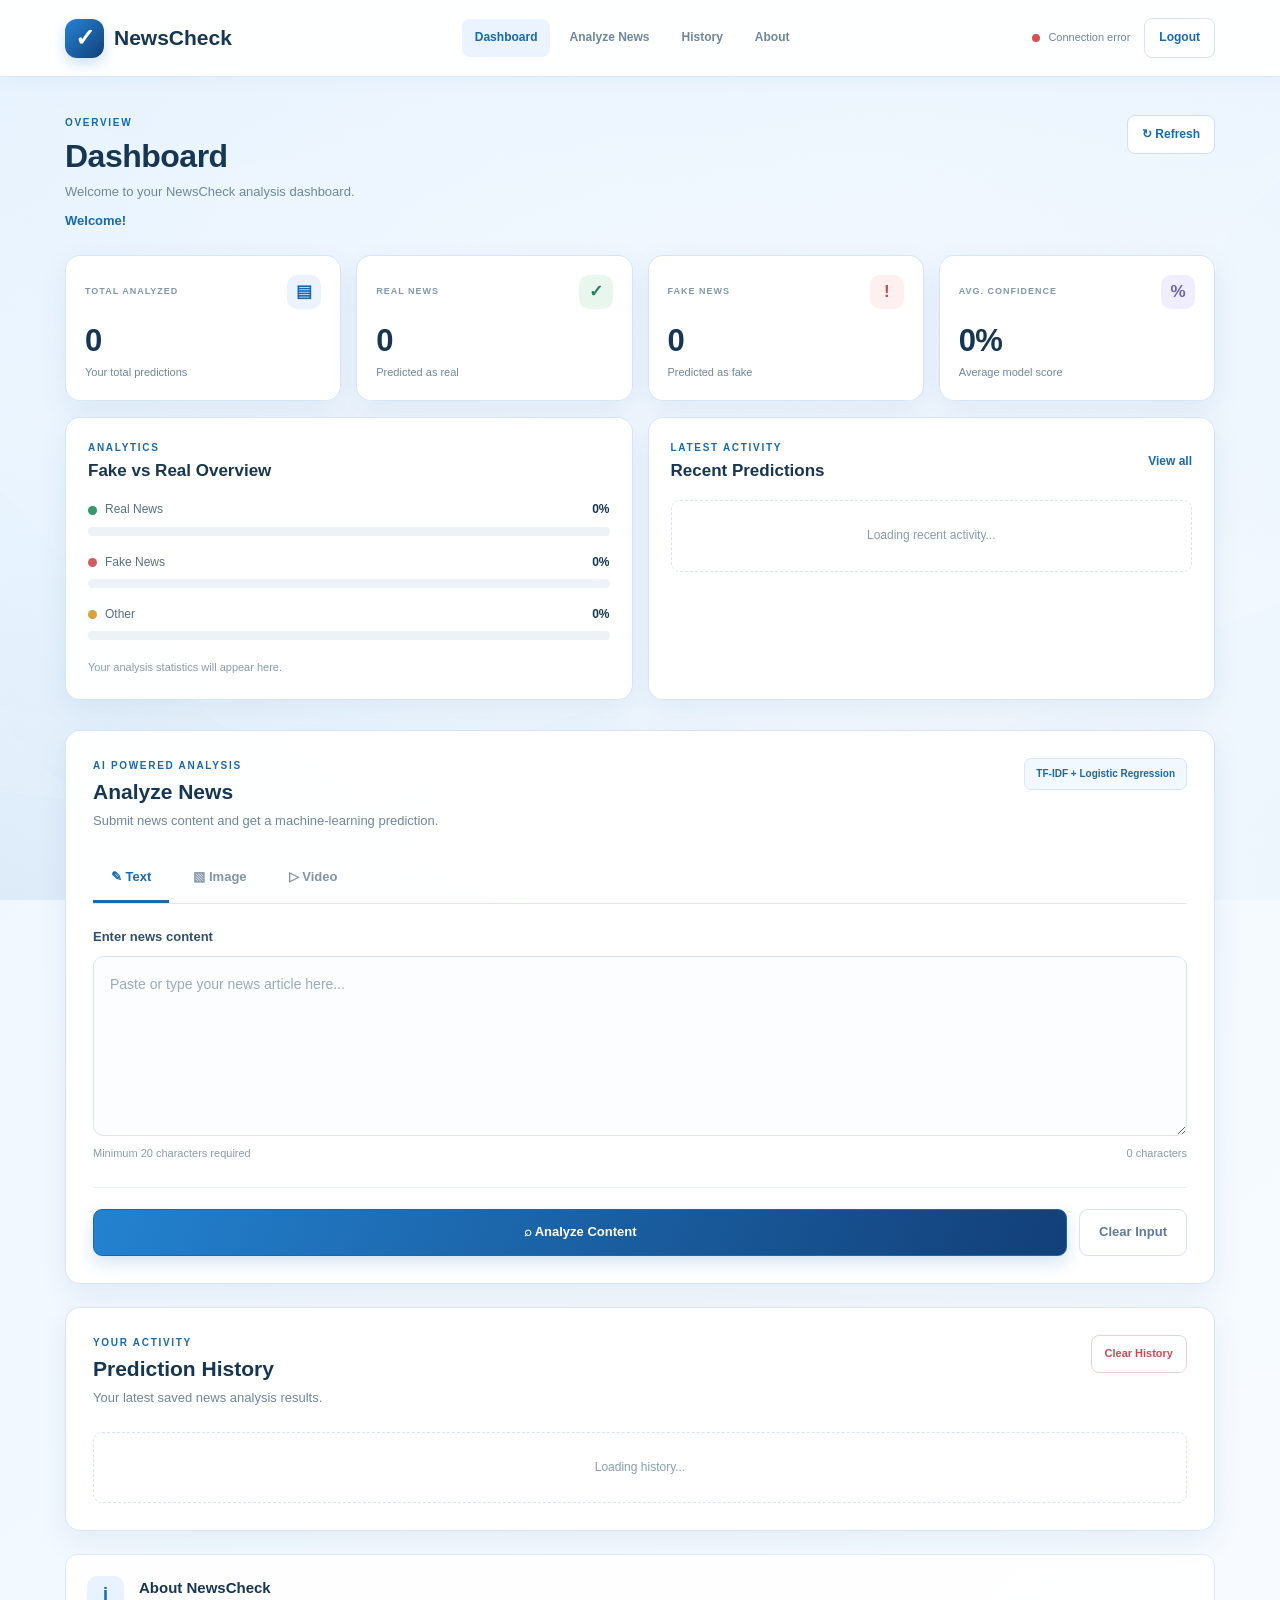
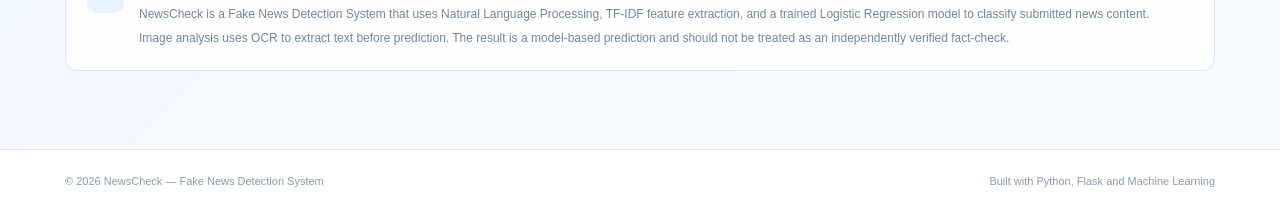
<file: index.html>
<!DOCTYPE html>
<html lang="en">
<head>
    <meta charset="UTF-8">
    <meta name="viewport" content="width=device-width, initial-scale=1.0">

    <title>NewsCheck | Fake News Detection</title>

    <link rel="stylesheet" href="style.css">
    <script src="script.js" defer></script>
</head>

<body>

<header class="site-header">
    <div class="container navbar">

        <a href="#dashboard" class="brand">
            <span class="brand-mark">✓</span>
            <span>NewsCheck</span>
        </a>

        <nav class="nav-links">
            <a href="#dashboard" class="nav-link active">Dashboard</a>
            <a href="#analyzer" class="nav-link">Analyze News</a>
            <a href="#history" class="nav-link">History</a>
            <a href="#about" class="nav-link">About</a>
        </nav>

        <div class="nav-right">
            <div class="system-status">
                <span id="backendDot" class="status-dot"></span>
                <span id="backendStatus">Checking backend...</span>
            </div>

            <button type="button" id="logoutBtn" class="logout-btn">
                Logout
            </button>
        </div>

    </div>
</header>


<main class="container page-content">

    <!-- DASHBOARD -->

    <section id="dashboard" class="dashboard-section">

        <div class="section-heading dashboard-heading">
            <div>
                <p class="section-kicker">OVERVIEW</p>
                <h1>Dashboard</h1>
                <p class="section-description">
                    Welcome to your NewsCheck analysis dashboard.
                </p>
                <p class="welcome-user" id="welcomeUser">Welcome!</p>
            </div>

            <button type="button" id="refreshDashboardBtn"
                    class="secondary-btn">
                ↻ Refresh
            </button>
        </div>


        <div class="stats-grid">

            <article class="stat-card">
                <div class="stat-topline">
                    <span class="stat-caption">TOTAL ANALYZED</span>
                    <span class="stat-icon">▤</span>
                </div>
                <strong class="stat-number" id="totalCount">0</strong>
                <span class="stat-label">Your total predictions</span>
            </article>

            <article class="stat-card">
                <div class="stat-topline">
                    <span class="stat-caption">REAL NEWS</span>
                    <span class="stat-icon real-icon">✓</span>
                </div>
                <strong class="stat-number" id="realCount">0</strong>
                <span class="stat-label">Predicted as real</span>
            </article>

            <article class="stat-card">
                <div class="stat-topline">
                    <span class="stat-caption">FAKE NEWS</span>
                    <span class="stat-icon fake-icon">!</span>
                </div>
                <strong class="stat-number" id="fakeCount">0</strong>
                <span class="stat-label">Predicted as fake</span>
            </article>

            <article class="stat-card">
                <div class="stat-topline">
                    <span class="stat-caption">AVG. CONFIDENCE</span>
                    <span class="stat-icon confidence-icon">%</span>
                </div>
                <strong class="stat-number" id="averageConfidence">0%</strong>
                <span class="stat-label">Average model score</span>
            </article>

        </div>


        <div class="dashboard-grid">

            <article class="card overview-card">

                <div class="section-heading compact-heading">
                    <div>
                        <p class="section-kicker">ANALYTICS</p>
                        <h2>Fake vs Real Overview</h2>
                    </div>
                </div>

                <div class="distribution-row">
                    <div class="distribution-label">
                        <span><i class="legend-dot real-dot"></i> Real News</span>
                        <strong id="realPercent">0%</strong>
                    </div>
                    <div class="distribution-track">
                        <div id="realDistribution"
                             class="distribution-fill real-fill"></div>
                    </div>
                </div>

                <div class="distribution-row">
                    <div class="distribution-label">
                        <span><i class="legend-dot fake-dot"></i> Fake News</span>
                        <strong id="fakePercent">0%</strong>
                    </div>
                    <div class="distribution-track">
                        <div id="fakeDistribution"
                             class="distribution-fill fake-fill"></div>
                    </div>
                </div>

                <div class="distribution-row">
                    <div class="distribution-label">
                        <span><i class="legend-dot other-dot"></i> Other</span>
                        <strong id="otherPercent">0%</strong>
                    </div>
                    <div class="distribution-track">
                        <div id="otherDistribution"
                             class="distribution-fill other-fill"></div>
                    </div>
                </div>

                <p id="distributionNote" class="chart-note">
                    Your analysis statistics will appear here.
                </p>

            </article>


            <article class="card dashboard-recent-card">

                <div class="section-heading compact-heading">
                    <div>
                        <p class="section-kicker">LATEST ACTIVITY</p>
                        <h2>Recent Predictions</h2>
                    </div>

                    <a href="#history" class="text-link">View all</a>
                </div>

                <div id="dashboardRecent" class="dashboard-recent-list">
                    <div class="empty-history">Loading recent activity...</div>
                </div>

            </article>

        </div>

    </section>


    <!-- NEWS ANALYZER -->

    <section id="analyzer" class="card analyzer-card">

        <div class="section-heading">
            <div>
                <p class="section-kicker">AI POWERED ANALYSIS</p>
                <h2>Analyze News</h2>
                <p class="section-description">
                    Submit news content and get a machine-learning prediction.
                </p>
            </div>

            <span class="model-chip">TF-IDF + Logistic Regression</span>
        </div>


        <!-- TABS -->

        <div class="tabs" role="tablist">

            <button type="button" class="tab active"
                    data-tab="text" aria-selected="true">
                ✎ Text
            </button>

            <button type="button" class="tab"
                    data-tab="image" aria-selected="false">
                ▧ Image
            </button>

            <button type="button" class="tab"
                    data-tab="video" aria-selected="false">
                ▷ Video
            </button>

        </div>


        <!-- TEXT PANEL -->

        <div id="textPanel" class="tab-panel active">

            <label for="newsText">Enter news content</label>

            <textarea id="newsText"
                placeholder="Paste or type your news article here..."
                maxlength="30000"></textarea>

            <div class="text-info">
                <span>Minimum 20 characters required</span>
                <span id="charCount">0 characters</span>
            </div>

        </div>


        <!-- IMAGE PANEL -->

        <div id="imagePanel" class="tab-panel">

            <label>Upload a news screenshot</label>

            <div id="imageUploadArea"
                 class="upload-area"
                 role="button"
                 tabindex="0">

                <div class="upload-symbol">▧</div>

                <h3>Choose an image to upload</h3>

                <p>Upload a screenshot containing readable news text.</p>

                <button type="button" id="imageBrowseBtn"
                        class="browse-btn">
                    Browse Image
                </button>

                <p class="upload-footnote">
                    PNG, JPG, JPEG or WEBP · Maximum 8 MB
                </p>

            </div>

            <input type="file" id="imageInput"
                   accept=".png,.jpg,.jpeg,.webp"
                   hidden>

            <div id="imagePreviewContainer"
                 class="preview-container" hidden>

                <div class="preview-header">
                    <strong>Selected Image</strong>
                    <button type="button" id="removeImage"
                            class="remove-btn">
                        Remove
                    </button>
                </div>

                <img id="imagePreview" class="image-preview" alt="Image preview">

                <p id="imageInfo" class="file-info"></p>

            </div>

            <p id="imageError" class="inline-error" hidden></p>

        </div>


        <!-- VIDEO PANEL -->

        <div id="videoPanel" class="tab-panel">

            <label>Video preview</label>

            <div id="videoUploadArea"
                 class="upload-area"
                 role="button"
                 tabindex="0">

                <div class="upload-symbol">▷</div>

                <h3>Choose a video file</h3>

                <p>Preview your selected video.</p>

                <button type="button" id="videoBrowseBtn"
                        class="browse-btn">
                    Browse Video
                </button>

                <p class="upload-footnote">
                    Video preview only. Video prediction is not available.
                </p>

            </div>

            <input type="file" id="videoInput"
                   accept="video/*" hidden>

            <div id="videoPreviewContainer"
                 class="preview-container" hidden>

                <div class="preview-header">
                    <strong>Selected Video</strong>
                    <button type="button" id="removeVideo"
                            class="remove-btn">
                        Remove
                    </button>
                </div>

                <video id="videoPreview"
                       class="video-preview"
                       controls></video>

                <p id="videoInfo" class="file-info"></p>

            </div>

        </div>


        <!-- ACTION BUTTONS -->

        <div class="action-row">

            <button type="button" id="analyzeBtn" class="analyze-btn">
                ⌕ Analyze Content
            </button>

            <button type="button" id="clearBtn" class="clear-btn">
                Clear Input
            </button>

        </div>

    </section>


    <!-- LOADING -->

    <section id="loadingCard" class="loading-card" hidden>

        <div class="spinner"></div>

        <div>
            <h3>Analyzing your content</h3>
            <p id="loadingMessage">Please wait...</p>
        </div>

    </section>


    <!-- RESULT -->

    <section id="resultCard" class="card result-card" hidden>

        <div class="section-heading">
            <div>
                <p class="section-kicker">ANALYSIS RESULT</p>
                <h2>Prediction Details</h2>
            </div>
            <span class="result-label">ML MODEL OUTPUT</span>
        </div>


        <div class="result-summary">

            <span id="resultStatus" class="result-status uncertain">
                UNCERTAIN
            </span>

            <h3 id="resultTitle">Prediction result</h3>

            <p id="resultMessage">
                Model prediction information will appear here.
            </p>

        </div>


        <div class="confidence-box">

            <div class="confidence-header">
                <span>Model Confidence Score</span>
                <strong id="confidenceValue">0%</strong>
            </div>

            <div id="confidenceProgress"
                 class="progress"
                 role="progressbar"
                 aria-valuemin="0"
                 aria-valuemax="100"
                 aria-valuenow="0">

                <div id="progressBar" class="progress-bar"></div>

            </div>

            <p class="confidence-note">
                Confidence is the model's score, not proof of authenticity.
            </p>

        </div>


        <div class="details-grid">

            <div class="detail-box">
                <span>Content Type</span>
                <strong id="contentType">Text</strong>
            </div>

            <div class="detail-box">
                <span>Prediction Source</span>
                <strong id="sourceResult">ML Model</strong>
            </div>

            <div class="detail-box">
                <span>Processing</span>
                <strong id="languageResult">Text Classification</strong>
            </div>

            <div class="detail-box">
                <span>Confidence Level</span>
                <strong id="confidenceLevel">MODEL SCORE</strong>
            </div>

        </div>


        <div id="extractedTextBox" class="extracted-text-box" hidden>

            <div class="section-heading compact-heading">
                <h3>Extracted Text (OCR)</h3>

                <button type="button" id="copyExtractedText"
                        class="secondary-btn">
                    Copy Text
                </button>
            </div>

            <pre id="extractedText"></pre>

        </div>

        <p class="result-disclaimer">
            Always verify important news using trusted and independent sources.
        </p>

    </section>


    <!-- HISTORY -->

    <section id="history" class="card history-card">

        <div class="section-heading">

            <div>
                <p class="section-kicker">YOUR ACTIVITY</p>
                <h2>Prediction History</h2>
                <p class="section-description">
                    Your latest saved news analysis results.
                </p>
            </div>

            <div class="history-actions">
                <button type="button" id="clearHistoryBtn"
                        class="danger-outline-btn">
                    Clear History
                </button>
            </div>

        </div>

        <div id="historyList" class="history-list">
            <div class="empty-history">Loading history...</div>
        </div>

    </section>


    <!-- ABOUT -->

    <section id="about" class="about-strip">

        <div class="about-icon">i</div>

        <div>
            <h2>About NewsCheck</h2>

            <p>
                NewsCheck is a Fake News Detection System that uses
                Natural Language Processing, TF-IDF feature extraction,
                and a trained Logistic Regression model to classify
                submitted news content.
            </p>

            <p>
                Image analysis uses OCR to extract text before prediction.
                The result is a model-based prediction and should not be
                treated as an independently verified fact-check.
            </p>
        </div>

    </section>

</main>


<footer class="site-footer">
    <div class="container footer-inner">
        <span>© 2026 NewsCheck — Fake News Detection System</span>
        <span>Built with Python, Flask and Machine Learning</span>
    </div>
</footer>

</body>
</html>
</file>
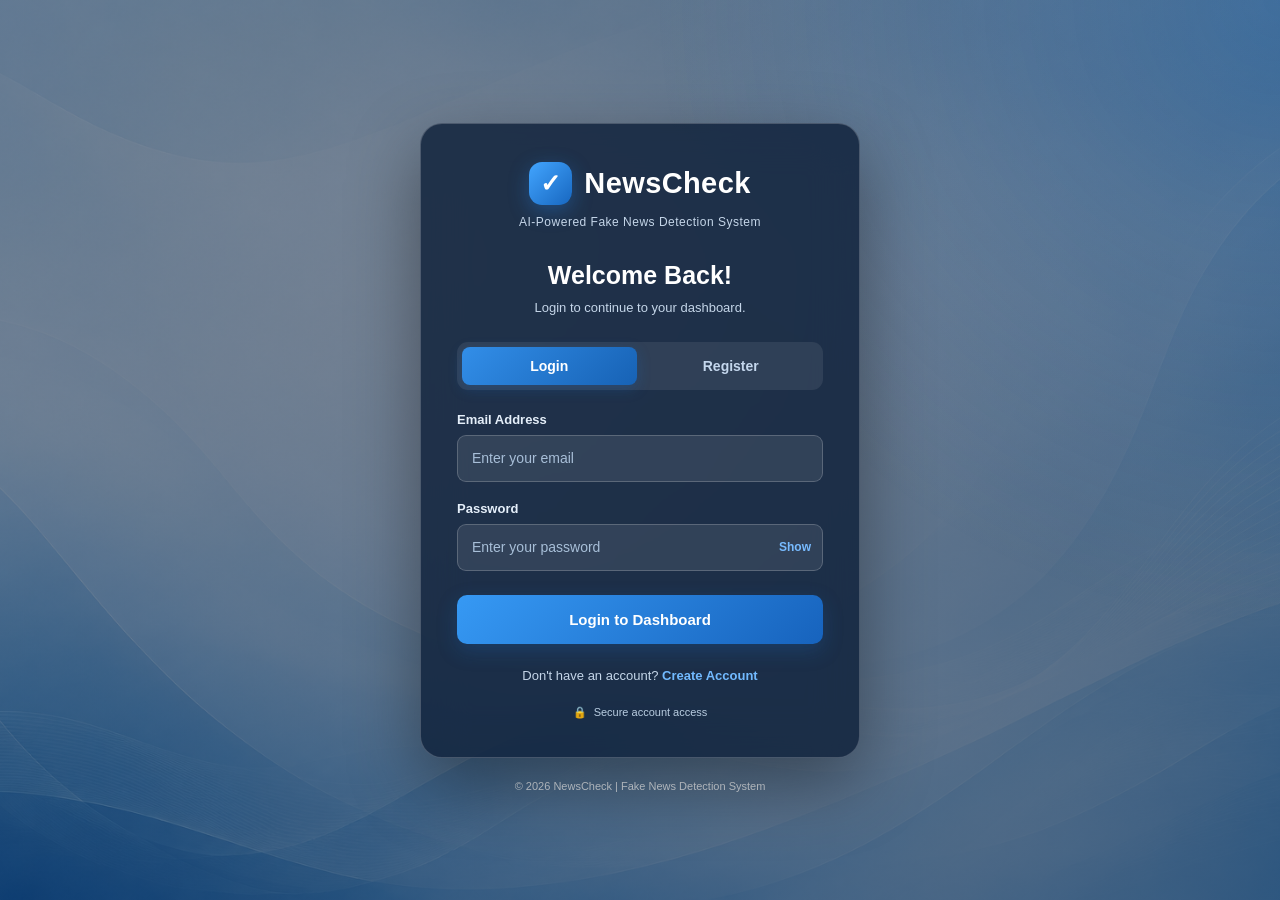
<file: login.html>
<!DOCTYPE html>
<html lang="en">
<head>
    <meta charset="UTF-8">
    <meta name="viewport" content="width=device-width, initial-scale=1.0">
    <meta name="theme-color" content="#102d50">

    <title>NewsCheck | Login & Register</title>

    <link rel="stylesheet" href="login.css">
    <script src="login.js" defer></script>
</head>

<body>

    <div class="background-overlay"></div>

    <main class="page-wrapper">

        <section class="login-card">

            <div class="brand">
                <div class="brand-icon">✓</div>
                <h1>NewsCheck</h1>
            </div>

            <p class="brand-subtitle">
                AI-Powered Fake News Detection System
            </p>

            <div class="welcome-section">
                <h2 id="formHeading">Welcome Back!</h2>

                <p id="formDescription">
                    Login to continue to your dashboard.
                </p>
            </div>

            <!-- LOGIN / REGISTER TABS -->

            <div class="form-switch">

                <button
                    type="button"
                    id="loginTab"
                    class="switch-btn active">
                    Login
                </button>

                <button
                    type="button"
                    id="registerTab"
                    class="switch-btn">
                    Register
                </button>

            </div>

            <!-- MESSAGE -->

            <div
                id="messageBox"
                class="message-box"
                role="alert"
                aria-live="polite">
            </div>

            <!-- LOGIN FORM -->

            <form
                id="loginForm"
                class="auth-form">

                <div class="input-group">

                    <label for="loginEmail">
                        Email Address
                    </label>

                    <input
                        type="email"
                        id="loginEmail"
                        name="email"
                        placeholder="Enter your email"
                        autocomplete="email"
                        required
                    >

                </div>

                <div class="input-group">

                    <label for="loginPassword">
                        Password
                    </label>

                    <div class="password-wrapper">

                        <input
                            type="password"
                            id="loginPassword"
                            name="password"
                            placeholder="Enter your password"
                            autocomplete="current-password"
                            required
                        >

                        <button
                            type="button"
                            class="toggle-password"
                            data-target="loginPassword">
                            Show
                        </button>

                    </div>

                </div>

                <button
                    type="submit"
                    id="loginButton"
                    class="submit-btn">
                    Login to Dashboard
                </button>

            </form>

            <!-- REGISTER FORM -->

            <form
                id="registerForm"
                class="auth-form hidden"
                novalidate>

                <div class="input-group">

                    <label for="registerName">
                        Full Name
                    </label>

                    <input
                        type="text"
                        id="registerName"
                        name="name"
                        placeholder="Enter your full name"
                        autocomplete="name"
                        maxlength="80"
                        required
                    >

                </div>

                <div class="input-group">

                    <label for="registerEmail">
                        Email Address
                    </label>

                    <input
                        type="email"
                        id="registerEmail"
                        name="email"
                        placeholder="Enter your email"
                        autocomplete="email"
                        required
                    >

                </div>

                <div class="input-group">

                    <label for="registerPassword">
                        Create Password
                    </label>

                    <div class="password-wrapper">

                        <input
                            type="password"
                            id="registerPassword"
                            name="password"
                            placeholder="Minimum 8 characters"
                            minlength="8"
                            autocomplete="new-password"
                            required
                        >

                        <button
                            type="button"
                            class="toggle-password"
                            data-target="registerPassword">
                            Show
                        </button>

                    </div>

                </div>

                <div class="input-group">

                    <label for="confirmPassword">
                        Confirm Password
                    </label>

                    <div class="password-wrapper">

                        <input
                            type="password"
                            id="confirmPassword"
                            name="confirmPassword"
                            placeholder="Re-enter your password"
                            minlength="8"
                            autocomplete="new-password"
                            required
                        >

                        <button
                            type="button"
                            class="toggle-password"
                            data-target="confirmPassword">
                            Show
                        </button>

                    </div>

                </div>

                <button
                    type="submit"
                    id="registerButton"
                    class="submit-btn">
                    Create Account
                </button>

            </form>

            <!-- BOTTOM SWITCH -->

            <div class="bottom-text">

                <p id="bottomText">
                    Don't have an account?

                    <button
                        type="button"
                        id="bottomSwitch">
                        Create Account
                    </button>
                </p>

            </div>

            <!-- SECURITY NOTE -->

            <div class="security-note">
                <span>🔒</span>
                Secure account access
            </div>

        </section>

        <footer>
            © 2026 NewsCheck | Fake News Detection System
        </footer>

    </main>

</body>
</html>
</file>
<file: style.css>
/* =====================================================
   NEWSCHECK - COMPLETE DASHBOARD STYLESHEET
   ===================================================== */

:root {
    --primary: #1769b0;
    --primary-dark: #123f78;
    --primary-light: #eaf3ff;

    --ink: #173653;
    --muted: #71869c;

    --line: #dce8f3;
    --paper: #ffffff;
    --canvas: #edf5fc;

    --green: #23845b;
    --green-bg: #e8f6ee;

    --red: #c34d55;
    --red-bg: #fff0f0;

    --yellow: #9a710d;
    --yellow-bg: #fff7df;

    --radius: 15px;
    --shadow: 0 10px 30px rgba(25, 75, 125, .08);
}

* {
    margin: 0;
    padding: 0;
    box-sizing: border-box;
}

[hidden] {
    display: none !important;
}

html {
    scroll-behavior: smooth;
    scroll-padding-top: 95px;
}

body {
    min-height: 100vh;
    background:
        linear-gradient(
            135deg,
            rgba(235, 245, 255, .90),
            rgba(247, 251, 255, .96)
        ),
        url("./Abstract Blue Wave Gradient Background.png")
        center / cover fixed no-repeat;

    color: var(--ink);
    font-family: "Segoe UI", Inter, Arial, sans-serif;
    font-size: 14px;
    line-height: 1.6;
}

button,
textarea,
input {
    font: inherit;
}

button {
    cursor: pointer;
    -webkit-tap-highlight-color: transparent;
}

button:disabled {
    opacity: .6;
    cursor: not-allowed;
}

button:focus-visible,
textarea:focus-visible,
a:focus-visible,
.upload-area:focus-visible {
    outline: 3px solid rgba(23, 105, 176, .25);
    outline-offset: 3px;
}

.container {
    width: min(100% - 36px, 1150px);
    margin-inline: auto;
}


/* =====================================================
   HEADER
   ===================================================== */

.site-header {
    position: sticky;
    top: 0;
    z-index: 50;

    background: rgba(255, 255, 255, .94);
    backdrop-filter: blur(16px);

    border-bottom: 1px solid var(--line);
    box-shadow: 0 3px 18px rgba(30, 70, 110, .04);
}

.navbar {
    min-height: 76px;

    display: flex;
    align-items: center;
    justify-content: space-between;

    gap: 18px;
}

.brand {
    display: inline-flex;
    align-items: center;
    gap: 10px;

    color: var(--ink);
    text-decoration: none;

    font-size: 21px;
    font-weight: 800;
    flex-shrink: 0;
}

.brand-mark {
    width: 39px;
    height: 39px;

    display: grid;
    place-items: center;

    border-radius: 12px;

    color: white;
    background: linear-gradient(135deg, #2684d5, #123f78);

    font-size: 24px;
    font-weight: 900;

    box-shadow: 0 6px 14px rgba(23, 105, 176, .2);
}

.nav-links {
    display: flex;
    align-items: center;
    gap: 6px;
}

.nav-link {
    padding: 9px 13px;

    border-radius: 8px;

    color: var(--muted);
    text-decoration: none;

    font-size: 12px;
    font-weight: 700;

    transition: .2s ease;
}

.nav-link:hover,
.nav-link.active {
    background: var(--primary-light);
    color: var(--primary);
}

.nav-right {
    display: flex;
    align-items: center;
    gap: 14px;
}

.system-status {
    display: inline-flex;
    align-items: center;
    gap: 8px;

    color: var(--muted);
    font-size: 11px;
    white-space: nowrap;
}

.status-dot {
    width: 8px;
    height: 8px;

    border-radius: 50%;
    background: #d5a33c;
}

.status-dot.online {
    background: #36a36c;
    box-shadow: 0 0 0 4px rgba(54, 163, 108, .1);
}

.status-dot.offline {
    background: #d45252;
}

.logout-btn {
    padding: 9px 14px;

    border: 1px solid #d6e4f1;
    border-radius: 8px;

    background: white;
    color: var(--primary);

    font-size: 12px;
    font-weight: 750;

    transition: .2s ease;
}

.logout-btn:hover {
    color: white;
    background: var(--primary);
    transform: translateY(-2px);
}


/* =====================================================
   MAIN CONTENT
   ===================================================== */

.page-content {
    padding-top: 38px;
    padding-bottom: 50px;
}

.dashboard-section {
    margin-bottom: 30px;
}

.section-heading {
    display: flex;
    align-items: flex-start;
    justify-content: space-between;

    gap: 16px;
    margin-bottom: 23px;
}

.section-kicker {
    color: var(--primary);
    font-size: 10px;
    font-weight: 850;
    letter-spacing: 1.7px;
}

.section-heading h1 {
    margin-top: 5px;
    font-size: 32px;
    line-height: 1.25;
    letter-spacing: -.5px;
}

.section-heading h2 {
    margin-top: 4px;
    font-size: 21px;
    line-height: 1.3;
}

.section-description {
    margin-top: 6px;
    color: var(--muted);
    font-size: 13px;
}

.welcome-user {
    margin-top: 8px;
    color: var(--primary);
    font-size: 13px;
    font-weight: 700;
}

.compact-heading {
    align-items: center;
    margin-bottom: 18px;
}

.compact-heading h2 {
    font-size: 17px;
}

.secondary-btn {
    padding: 9px 14px;

    border: 1px solid #cfe0f0;
    border-radius: 8px;

    background: white;
    color: var(--primary);

    font-size: 12px;
    font-weight: 750;

    transition: .2s ease;
}

.secondary-btn:hover {
    background: var(--primary-light);
    border-color: var(--primary);
    transform: translateY(-2px);
}


/* =====================================================
   CARDS
   ===================================================== */

.card,
.stat-card {
    border: 1px solid rgba(213, 229, 243, .95);
    border-radius: var(--radius);

    background: rgba(255, 255, 255, .96);

    box-shadow: var(--shadow);
}

.card {
    padding: 27px;
    margin-bottom: 23px;
}


/* =====================================================
   STATISTICS
   ===================================================== */

.stats-grid {
    display: grid;
    grid-template-columns: repeat(4, minmax(0, 1fr));

    gap: 15px;
    margin-bottom: 16px;
}

.stat-card {
    min-width: 0;
    padding: 19px;
    transition: .2s ease;
}

.stat-card:hover {
    transform: translateY(-4px);
    box-shadow: 0 15px 35px rgba(25, 75, 125, .12);
}

.stat-topline {
    display: flex;
    align-items: center;
    justify-content: space-between;
    gap: 8px;
}

.stat-caption {
    color: #8397aa;
    font-size: 9px;
    font-weight: 850;
    letter-spacing: 1px;
}

.stat-icon {
    width: 34px;
    height: 34px;

    display: grid;
    place-items: center;

    border-radius: 10px;

    background: #eaf3ff;
    color: var(--primary);

    font-size: 17px;
    font-weight: 800;
}

.real-icon {
    color: var(--green);
    background: var(--green-bg);
}

.fake-icon {
    color: var(--red);
    background: var(--red-bg);
}

.confidence-icon {
    color: #6b60b5;
    background: #f0edff;
}

.stat-number {
    display: block;
    margin-top: 13px;

    color: var(--ink);
    font-size: 31px;
    line-height: 1.2;
    letter-spacing: -.7px;
}

.stat-label {
    display: block;
    margin-top: 5px;

    color: var(--muted);
    font-size: 11px;
}


/* =====================================================
   DASHBOARD PANELS
   ===================================================== */

.dashboard-grid {
    display: grid;
    grid-template-columns: 1fr 1fr;
    gap: 15px;
}

.dashboard-grid .card {
    margin-bottom: 0;
}

.overview-card,
.dashboard-recent-card {
    padding: 22px;
}

.model-chip {
    padding: 7px 11px;

    border: 1px solid #d7e7f7;
    border-radius: 7px;

    background: #f2f8ff;
    color: var(--primary);

    font-size: 10px;
    font-weight: 800;
    white-space: nowrap;
}

.distribution-row {
    margin: 17px 0;
}

.distribution-label {
    display: flex;
    align-items: center;
    justify-content: space-between;

    gap: 12px;
    margin-bottom: 7px;

    color: #586f84;
    font-size: 12px;
}

.distribution-label span {
    display: inline-flex;
    align-items: center;
    gap: 8px;
}

.distribution-label strong {
    color: var(--ink);
}

.legend-dot {
    width: 9px;
    height: 9px;
    display: inline-block;
    border-radius: 50%;
}

.real-dot {
    background: #36976b;
}

.fake-dot {
    background: #ce5c62;
}

.other-dot {
    background: #d6a33d;
}

.distribution-track {
    height: 9px;
    overflow: hidden;
    border-radius: 20px;
    background: #edf2f7;
}

.distribution-fill {
    width: 0;
    height: 100%;
    border-radius: inherit;
    transition: width .4s ease;
}

.real-fill {
    background: linear-gradient(90deg, #42aa78, #23845b);
}

.fake-fill {
    background: linear-gradient(90deg, #e47b7b, #c34d55);
}

.other-fill {
    background: #d6a33d;
}

.chart-note {
    margin-top: 19px;
    color: #899bae;
    font-size: 11px;
}

.dashboard-recent-list {
    display: grid;
    gap: 10px;
}

.dashboard-recent-item {
    display: flex;
    align-items: center;
    justify-content: space-between;

    gap: 12px;
    padding: 11px 0;

    border-bottom: 1px solid #edf2f7;
}

.dashboard-recent-item:last-child {
    border-bottom: 0;
}

.dashboard-recent-copy {
    min-width: 0;
}

.dashboard-recent-title {
    overflow: hidden;

    color: #304e6b;
    font-size: 12px;
    font-weight: 700;

    text-overflow: ellipsis;
    white-space: nowrap;
}

.dashboard-recent-date {
    margin-top: 3px;
    color: #8a9caf;
    font-size: 10px;
}

.text-link {
    color: var(--primary);
    font-size: 12px;
    font-weight: 750;
    text-decoration: none;
}

.text-link:hover {
    text-decoration: underline;
}


/* =====================================================
   ANALYZER TABS
   ===================================================== */

.tabs {
    display: flex;
    gap: 6px;

    margin-bottom: 23px;

    border-bottom: 1px solid var(--line);
}

.tab {
    display: inline-flex;
    align-items: center;
    justify-content: center;
    gap: 7px;

    padding: 12px 18px;

    border: 0;
    border-bottom: 3px solid transparent;

    background: transparent;
    color: #8294a7;

    font-size: 13px;
    font-weight: 750;

    transition: .2s ease;
}

.tab:hover {
    color: var(--primary);
}

.tab.active {
    border-bottom-color: var(--primary);
    color: var(--primary);
}

.tab-panel {
    display: none;
}

.tab-panel.active {
    display: block;
}

.tab-panel label {
    display: block;
    margin-bottom: 9px;

    color: #304f6d;
    font-size: 13px;
    font-weight: 750;
}


/* =====================================================
   TEXT INPUT
   ===================================================== */

textarea {
    display: block;
    width: 100%;
    min-height: 180px;

    padding: 16px;
    resize: vertical;

    border: 1px solid #d7e5f1;
    border-radius: 10px;

    outline: none;

    background: #fbfdff;
    color: var(--ink);

    font-size: 14px;
    line-height: 1.7;

    transition: .2s ease;
}

textarea:focus {
    border-color: #4c91cf;
    box-shadow: 0 0 0 4px rgba(23, 105, 176, .09);
}

textarea::placeholder {
    color: #9babbc;
}

.text-info {
    display: flex;
    justify-content: space-between;

    gap: 10px;
    margin-top: 9px;

    color: #8b9caf;
    font-size: 11px;
}


/* =====================================================
   UPLOAD AREA
   ===================================================== */

.upload-area {
    display: block;
    width: 100%;

    padding: 31px 18px 23px;

    border: 2px dashed #c7daed;
    border-radius: 11px;

    background: #f7fbff;

    text-align: center;
    cursor: pointer;

    transition: .2s ease;
}

.upload-area:hover,
.upload-area.dragover {
    border-color: var(--primary);
    background: #edf6ff;
}

.upload-symbol {
    width: 49px;
    height: 49px;

    display: grid;
    place-items: center;

    margin: 0 auto 12px;

    border-radius: 13px;
    background: white;

    color: var(--primary);
    font-size: 25px;

    box-shadow: 0 4px 13px rgba(25, 75, 125, .08);
}

.upload-area h3 {
    color: #304e6b;
    font-size: 15px;
}

.upload-area p {
    margin-top: 5px;
    color: #879bae;
    font-size: 12px;
}

.browse-btn {
    margin-top: 15px;
    padding: 10px 17px;

    border: 1px solid #cbdff1;
    border-radius: 8px;

    background: white;
    color: var(--primary);

    font-size: 12px;
    font-weight: 800;

    transition: .2s ease;
}

.browse-btn:hover {
    color: white;
    background: var(--primary);
    transform: translateY(-2px);
}

.upload-footnote {
    margin-top: 13px !important;
    font-size: 11px !important;
}

.preview-container {
    margin-top: 16px;
    padding: 15px;

    border: 1px solid var(--line);
    border-radius: 10px;

    background: white;
}

.preview-header {
    display: flex;
    align-items: center;
    justify-content: space-between;

    gap: 12px;
    margin-bottom: 12px;

    font-size: 12px;
}

.remove-btn {
    border: 0;
    background: transparent;

    color: var(--red);
    font-size: 12px;
    font-weight: 750;
}

.image-preview {
    display: block;
    width: 100%;
    max-height: 400px;

    border-radius: 8px;
    background: #f2f6fa;

    object-fit: contain;
}

.video-preview {
    display: block;
    width: 100%;
    max-height: 390px;

    border-radius: 8px;
    background: #15283a;
}

.file-info,
.input-tip {
    margin-top: 10px;
    color: var(--muted);
    font-size: 12px;
    overflow-wrap: anywhere;
}

.inline-error {
    margin-top: 12px;
    padding: 11px;

    border: 1px solid #f0cccc;
    border-radius: 8px;

    background: var(--red-bg);
    color: var(--red);

    font-size: 12px;
    overflow-wrap: anywhere;
}


/* =====================================================
   ACTION BUTTONS
   ===================================================== */

.action-row {
    display: flex;
    gap: 12px;

    margin-top: 24px;
    padding-top: 21px;

    border-top: 1px solid #edf2f7;
}

.analyze-btn,
.clear-btn {
    min-height: 47px;

    display: inline-flex;
    align-items: center;
    justify-content: center;

    gap: 8px;
    padding: 11px 19px;

    border-radius: 9px;

    font-size: 13px;
    font-weight: 800;

    transition: .22s ease;
}

.analyze-btn {
    flex: 1;

    border: 1px solid var(--primary);
    background: linear-gradient(110deg, #2382d0, #123f78);

    color: white;

    box-shadow: 0 7px 17px rgba(23, 105, 176, .18);
}

.analyze-btn:hover {
    transform: translateY(-3px);
    box-shadow: 0 12px 23px rgba(23, 105, 176, .25);
}

.clear-btn {
    border: 1px solid #d5e2ef;
    background: white;
    color: #607b96;
}

.clear-btn:hover {
    border-color: #9cb9d5;
    background: #f3f8fd;
}


/* =====================================================
   LOADING
   ===================================================== */

.loading-card {
    display: flex;
    align-items: center;
    justify-content: center;

    gap: 15px;
    margin-bottom: 22px;
    padding: 25px;

    border: 1px solid var(--line);
    border-radius: var(--radius);

    background: white;
    box-shadow: var(--shadow);
}

.spinner {
    width: 30px;
    height: 30px;
    flex: 0 0 auto;

    border: 3px solid #dce9f5;
    border-top-color: var(--primary);

    border-radius: 50%;

    animation: spin .8s linear infinite;
}

.loading-card h3 {
    font-size: 14px;
}

.loading-card p {
    color: var(--muted);
    font-size: 12px;
}

@keyframes spin {
    to {
        transform: rotate(360deg);
    }
}


/* =====================================================
   RESULT
   ===================================================== */

.result-summary {
    padding: 8px 10px 24px;
    text-align: center;
}

.result-status {
    display: inline-block;

    padding: 7px 12px;

    border: 1px solid #ffe69c;
    border-radius: 7px;

    background: var(--yellow-bg);
    color: var(--yellow);

    font-size: 11px;
    font-weight: 850;
}

.result-status.fake {
    border-color: #f0cccc;
    background: var(--red-bg);
    color: var(--red);
}

.result-status.real {
    border-color: #cce8d7;
    background: var(--green-bg);
    color: var(--green);
}

.result-status.uncertain {
    border-color: #ffe69c;
    background: var(--yellow-bg);
    color: var(--yellow);
}

.result-summary h3 {
    margin-top: 13px;
    font-size: 21px;
}

.result-summary p {
    max-width: 650px;
    margin: 7px auto 0;

    color: var(--muted);
    font-size: 13px;
}

.confidence-box {
    padding: 19px;

    border: 1px solid #e2ebf3;
    border-radius: 10px;

    background: #f7fbff;
}

.confidence-header {
    display: flex;
    justify-content: space-between;

    gap: 10px;
    margin-bottom: 10px;

    color: #617990;
    font-size: 12px;
}

.confidence-header strong {
    color: var(--ink);
    font-size: 16px;
}

.progress {
    height: 9px;
    overflow: hidden;

    border-radius: 20px;
    background: #dfeaf4;
}

.progress-bar {
    width: 0;
    height: 100%;

    border-radius: inherit;
    background: var(--primary);

    transition: width .4s ease;
}

.progress-bar.fake {
    background: #c34d55;
}

.progress-bar.real {
    background: #23845b;
}

.progress-bar.uncertain {
    background: #d4a13d;
}

.confidence-note,
.result-disclaimer {
    margin-top: 10px;
    color: #8599ad;
    font-size: 11px;
}

.details-grid {
    display: grid;
    grid-template-columns: repeat(4, minmax(0, 1fr));

    gap: 11px;
    margin-top: 15px;
}

.detail-box {
    min-width: 0;
    padding: 13px;

    border: 1px solid var(--line);
    border-radius: 9px;

    background: white;
}

.detail-box span {
    display: block;
    margin-bottom: 5px;

    color: #8498ab;
    font-size: 10px;
}

.detail-box strong {
    font-size: 12px;
    overflow-wrap: anywhere;
}

.extracted-text-box {
    margin-top: 19px;
    padding: 15px;

    border: 1px solid var(--line);
    border-radius: 9px;

    background: #fbfdff;
}

.extracted-text-box h3 {
    font-size: 14px;
}

.extracted-text-box pre {
    max-height: 240px;
    overflow: auto;

    margin-bottom: 12px;

    white-space: pre-wrap;
    overflow-wrap: anywhere;

    color: #526c84;
    font: 12px/1.7 "Segoe UI", Arial, sans-serif;
}


/* =====================================================
   HISTORY
   ===================================================== */

.history-actions {
    display: flex;
    gap: 8px;
}

.danger-outline-btn {
    padding: 9px 13px;

    border: 1px solid #f0d1d1;
    border-radius: 8px;

    background: white;
    color: var(--red);

    font-size: 11px;
    font-weight: 750;

    transition: .2s ease;
}

.danger-outline-btn:hover {
    background: var(--red-bg);
    transform: translateY(-2px);
}

.history-list {
    display: grid;
}

.history-item {
    display: flex;
    align-items: center;
    justify-content: space-between;

    gap: 14px;
    padding: 14px 0;

    border-bottom: 1px solid #edf2f7;
}

.history-item:last-child {
    border-bottom: 0;
}

.history-left {
    display: flex;
    align-items: center;
    gap: 12px;

    min-width: 0;
}

.history-icon {
    width: 39px;
    height: 39px;
    flex: 0 0 auto;

    display: grid;
    place-items: center;

    border: 1px solid #dfebf5;
    border-radius: 10px;

    background: #f2f8ff;
    color: var(--primary);
}

.history-info {
    min-width: 0;
}

.history-title {
    max-width: 680px;
    overflow: hidden;

    color: #304e6b;
    font-size: 13px;
    font-weight: 750;

    text-overflow: ellipsis;
    white-space: nowrap;
}

.history-type,
.history-date {
    color: #899caf;
    font-size: 11px;
}

.history-status {
    flex: 0 0 auto;

    padding: 5px 9px;
    border-radius: 6px;

    background: var(--yellow-bg);
    color: var(--yellow);

    font-size: 10px;
    font-weight: 850;
}

.history-status.fake {
    background: var(--red-bg);
    color: var(--red);
}

.history-status.real {
    background: var(--green-bg);
    color: var(--green);
}

.empty-history {
    padding: 25px 12px;

    border: 1px dashed #d8e5f1;
    border-radius: 9px;

    color: #899caf;
    text-align: center;
    font-size: 12px;
}


/* =====================================================
   ABOUT AND FOOTER
   ===================================================== */

.about-strip {
    display: flex;
    align-items: flex-start;

    gap: 15px;
    margin: 10px 0 28px;
    padding: 21px;

    border: 1px solid var(--line);
    border-radius: 12px;

    background: rgba(255, 255, 255, .9);
}

.about-icon {
    width: 37px;
    height: 37px;
    flex: 0 0 auto;

    display: grid;
    place-items: center;

    border-radius: 10px;

    background: #e9f3ff;
    color: var(--primary);

    font-size: 18px;
    font-weight: 800;
}

.about-strip h2 {
    font-size: 15px;
}

.about-strip p {
    margin-top: 5px;
    color: var(--muted);
    font-size: 12px;
}

.site-footer {
    border-top: 1px solid var(--line);
    background: rgba(255, 255, 255, .95);
}

.footer-inner {
    min-height: 65px;

    display: flex;
    align-items: center;
    justify-content: space-between;

    gap: 15px;

    color: #899caf;
    font-size: 11px;
}


/* =====================================================
   RESPONSIVE
   ===================================================== */

@media (max-width: 900px) {

    .navbar {
        flex-wrap: wrap;
        padding-block: 12px;
    }

    .nav-links {
        order: 3;
        width: 100%;
        justify-content: center;
    }

    .nav-right {
        margin-left: auto;
    }

    .stats-grid {
        grid-template-columns: repeat(2, minmax(0, 1fr));
    }

    .dashboard-grid {
        grid-template-columns: 1fr;
    }
}


@media (max-width: 600px) {

    .container {
        width: min(100% - 22px, 1150px);
    }

    .page-content {
        padding-top: 25px;
    }

    .navbar {
        gap: 10px;
    }

    .brand {
        font-size: 18px;
    }

    .nav-right {
        gap: 8px;
    }

    .system-status {
        font-size: 9px;
    }

    .nav-links {
        gap: 2px;
        overflow-x: auto;
    }

    .nav-link {
        padding: 8px;
        font-size: 10px;
    }

    .section-heading h1 {
        font-size: 27px;
    }

    .section-heading h2 {
        font-size: 18px;
    }

    .card {
        padding: 19px;
    }

    .stats-grid {
        gap: 9px;
    }

    .stat-card {
        padding: 13px;
    }

    .stat-number {
        font-size: 25px;
    }

    .stat-caption {
        font-size: 8px;
    }

    .tabs {
        gap: 0;
    }

    .tab {
        flex: 1;
        padding: 11px 8px;
        font-size: 11px;
    }

    .action-row {
        flex-direction: column;
    }

    .analyze-btn,
    .clear-btn {
        width: 100%;
    }

    .details-grid {
        grid-template-columns: repeat(2, minmax(0, 1fr));
    }

    .history-item {
        align-items: flex-start;
    }

    .history-title {
        max-width: 210px;
    }

    .history-actions {
        flex-wrap: wrap;
    }

    .footer-inner {
        align-items: flex-start;
        justify-content: center;
        flex-direction: column;

        padding-block: 14px;
        gap: 3px;
    }
}


@media (prefers-reduced-motion: reduce) {
    *,
    *::before,
    *::after {
        animation-duration: .01ms !important;
        transition-duration: .01ms !important;
        scroll-behavior: auto !important;
    }
}
</file>
<file: login.css>
/* =====================================
   NEWSCHECK LOGIN PAGE
===================================== */

* {
    margin: 0;
    padding: 0;
    box-sizing: border-box;
}

:root {
    --primary: #2478d4;
    --primary-dark: #14539d;
    --text: #ffffff;
    --muted: #c5d6e9;
    --glass: rgba(9, 27, 53, 0.78);
}

body {
    min-height: 100vh;
    font-family: "Segoe UI", Arial, sans-serif;

    background:
        linear-gradient(
            135deg,
            rgba(5, 20, 44, 0.48),
            rgba(10, 45, 83, 0.70)
        ),
        url("Abstract Blue Wave Gradient Background.png");

    background-size: cover;
    background-position: center;
    background-repeat: no-repeat;
    background-attachment: fixed;

    color: var(--text);
}

/* Background overlay */

.background-overlay {
    position: fixed;
    inset: 0;

    background:
        radial-gradient(
            circle at top right,
            rgba(47, 139, 230, 0.22),
            transparent 40%
        );

    pointer-events: none;
}

/* Main wrapper */

.page-wrapper {
    position: relative;
    min-height: 100vh;

    display: flex;
    flex-direction: column;
    justify-content: center;
    align-items: center;

    padding: 35px 16px 20px;
}

/* Login card */

.login-card {
    width: 100%;
    max-width: 440px;

    padding: 38px 36px;

    background: var(--glass);

    border: 1px solid rgba(255, 255, 255, 0.20);
    border-radius: 22px;

    backdrop-filter: blur(22px);
    -webkit-backdrop-filter: blur(22px);

    box-shadow:
        0 25px 70px rgba(0, 0, 0, 0.38);

    animation: cardAppear 0.6s ease;
}

@keyframes cardAppear {
    from {
        opacity: 0;
        transform: translateY(22px);
    }

    to {
        opacity: 1;
        transform: translateY(0);
    }
}

/* Brand */

.brand {
    display: flex;
    align-items: center;
    justify-content: center;
    gap: 12px;
}

.brand-icon {
    width: 43px;
    height: 43px;

    display: flex;
    align-items: center;
    justify-content: center;

    background: linear-gradient(
        135deg,
        #42a5ff,
        #1767c0
    );

    border-radius: 13px;

    font-size: 25px;
    font-weight: 800;

    box-shadow: 0 6px 20px rgba(36, 120, 212, 0.4);
}

.brand h1 {
    font-size: 29px;
    font-weight: 750;
    letter-spacing: 0.4px;
}

.brand-subtitle {
    text-align: center;
    color: var(--muted);

    font-size: 12px;
    margin-top: 10px;
    letter-spacing: 0.5px;
}

/* Welcome */

.welcome-section {
    text-align: center;
    margin-top: 32px;
    margin-bottom: 23px;
}

.welcome-section h2 {
    font-size: 25px;
    margin-bottom: 8px;
}

.welcome-section p {
    font-size: 13px;
    color: var(--muted);
    line-height: 1.6;
}

/* Login/Register switch */

.form-switch {
    display: flex;
    gap: 7px;

    padding: 5px;
    margin-bottom: 22px;

    background: rgba(255, 255, 255, 0.08);
    border-radius: 11px;
}

.switch-btn {
    flex: 1;

    border: none;
    padding: 11px;

    border-radius: 8px;

    background: transparent;
    color: #c4d7ed;

    font-size: 14px;
    font-weight: 650;

    cursor: pointer;
    transition: 0.25s;
}

.switch-btn:hover {
    background: rgba(255, 255, 255, 0.08);
}

.switch-btn.active {
    background: linear-gradient(
        135deg,
        #328ee8,
        #1762b5
    );

    color: white;

    box-shadow: 0 4px 14px rgba(23, 98, 181, 0.3);
}

/* Form */

.auth-form {
    display: flex;
    flex-direction: column;
    gap: 19px;
}

.hidden {
    display: none !important;
}

.input-group {
    display: flex;
    flex-direction: column;
    gap: 8px;
}

.input-group label {
    color: #e5effa;
    font-size: 13px;
    font-weight: 600;
}

.input-group input {
    width: 100%;
    height: 47px;

    padding: 0 14px;

    border: 1px solid rgba(255, 255, 255, 0.20);
    border-radius: 9px;

    outline: none;

    background: rgba(255, 255, 255, 0.09);
    color: white;

    font-size: 14px;

    transition: 0.25s;
}

.input-group input::placeholder {
    color: #a8bfd8;
}

.input-group input:focus {
    border-color: #50a9ff;

    background: rgba(255, 255, 255, 0.13);

    box-shadow: 0 0 0 3px rgba(50, 142, 232, 0.15);
}

/* Password */

.password-wrapper {
    position: relative;
}

.password-wrapper input {
    padding-right: 62px;
}

.toggle-password {
    position: absolute;
    right: 12px;
    top: 50%;

    transform: translateY(-50%);

    border: none;
    background: transparent;

    color: #78bbff;

    font-size: 12px;
    font-weight: 700;

    cursor: pointer;
}

/* Submit button */

.submit-btn {
    width: 100%;
    height: 49px;

    margin-top: 5px;

    border: none;
    border-radius: 10px;

    background: linear-gradient(
        135deg,
        #3699f4,
        #1763bd
    );

    color: white;

    font-size: 15px;
    font-weight: 700;

    cursor: pointer;

    transition: 0.25s;

    box-shadow: 0 7px 20px rgba(24, 103, 190, 0.25);
}

.submit-btn:hover {
    transform: translateY(-2px);

    box-shadow: 0 10px 25px rgba(24, 103, 190, 0.38);
}

.submit-btn:disabled {
    opacity: 0.65;
    cursor: not-allowed;
    transform: none;
}

/* Messages */

.message-box {
    display: none;

    padding: 11px 13px;
    margin-bottom: 17px;

    border-radius: 8px;

    font-size: 13px;
    line-height: 1.5;
}

.message-box.show {
    display: block;
}

.message-box.success {
    background: rgba(31, 160, 102, 0.18);
    border: 1px solid rgba(65, 210, 144, 0.4);
    color: #a5ffd0;
}

.message-box.error {
    background: rgba(220, 60, 60, 0.15);
    border: 1px solid rgba(255, 100, 100, 0.4);
    color: #ffbaba;
}

/* Bottom links */

.bottom-text {
    text-align: center;
    margin-top: 24px;

    color: var(--muted);
    font-size: 13px;
}

.bottom-text button {
    border: none;
    background: transparent;

    color: #72baff;

    font-size: 13px;
    font-weight: 700;

    cursor: pointer;
}

.bottom-text button:hover {
    text-decoration: underline;
}

/* Security */

.security-note {
    display: flex;
    align-items: center;
    justify-content: center;
    gap: 7px;

    margin-top: 23px;

    color: #b9cde1;
    font-size: 11px;
}

/* Footer */

footer {
    margin-top: 22px;

    color: rgba(255, 255, 255, 0.75);

    text-align: center;
    font-size: 11px;
}

/* Responsive */

@media (max-width: 480px) {

    .page-wrapper {
        padding: 20px 12px;
    }

    .login-card {
        padding: 30px 22px;
    }

    .brand h1 {
        font-size: 25px;
    }

    .welcome-section h2 {
        font-size: 22px;
    }
}
</file>
